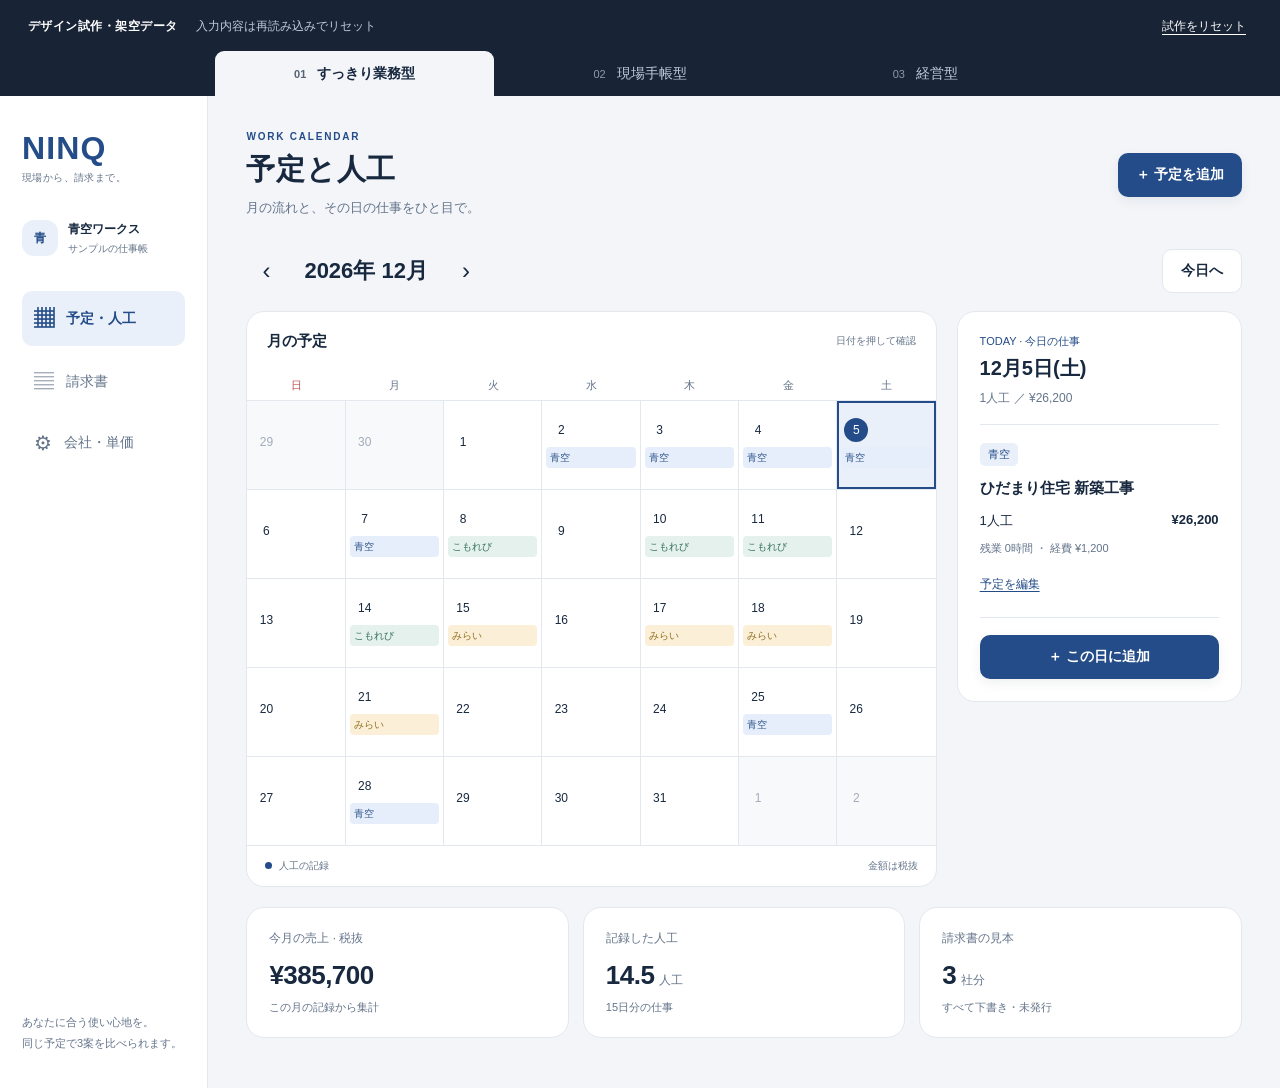
<file: design-preview/index.html>
<!doctype html>
<html lang="ja">
<head>
  <meta charset="utf-8"><meta name="viewport" content="width=device-width, initial-scale=1">
  <meta name="robots" content="noindex,nofollow"><title>NINQ｜デザインを試す</title>
  <link rel="stylesheet" href="./preview-v1.css">
  <script defer src="./preview-model-v1.js"></script><script defer src="./preview-v1.js"></script>
</head>
<body data-theme="business">
  <header class="preview-bar">
    <div class="preview-meta"><strong>デザイン試作・架空データ</strong><span>入力内容は再読み込みでリセット</span><button id="reset" class="text-button">試作をリセット</button></div>
    <div class="design-picker" role="group" aria-label="デザインの比較">
      <button data-theme-choice="business" aria-pressed="true"><span>01</span> すっきり業務型</button>
      <button data-theme-choice="notebook" aria-pressed="false"><span>02</span> 現場手帳型</button>
      <button data-theme-choice="dashboard" aria-pressed="false"><span>03</span> 経営型</button>
    </div>
  </header>
  <div class="app-shell">
    <aside class="sidebar"><a class="brand" href="./">NINQ<span>現場から、請求まで。</span></a><div class="workspace"><span class="avatar">青</span><div>青空ワークス<small>サンプルの仕事帳</small></div></div><nav aria-label="画面"><button data-page="schedule" aria-current="page"><span>▦</span> 予定・人工</button><button data-page="invoice"><span>▤</span> 請求書</button><button data-page="settings"><span>⚙</span> 会社・単価</button></nav><div class="sidebar-foot">あなたに合う使い心地を。<br>同じ予定で3案を比べられます。</div></aside>
    <main id="main">
      <header class="page-heading"><div><p class="eyebrow" id="theme-kicker">WORK CALENDAR</p><h1 id="page-title">予定と人工</h1><p id="design-description">月の流れと、その日の仕事をひと目で。</p></div><button class="primary" id="new-entry">＋ 予定を追加</button></header>
      <section id="schedule-view">
        <div class="month-toolbar"><div class="month-title"><button class="icon-button" data-month="-1" aria-label="前月">‹</button><h2 id="month-title"></h2><button class="icon-button" data-month="1" aria-label="次月">›</button></div><button id="today" class="secondary">今日へ</button></div>
        <div class="schedule-layout"><section class="metrics" id="metrics" aria-label="選択月の集計"></section><section class="calendar panel"><div class="panel-heading"><h2>月の予定</h2><span class="muted">日付を押して確認</span></div><div class="weekdays" aria-hidden="true"><span>日</span><span>月</span><span>火</span><span>水</span><span>木</span><span>金</span><span>土</span></div><div class="calendar-grid" id="calendar-grid" role="group" aria-label="月間カレンダー"></div><div class="calendar-legend"><i></i> 人工の記録 <span>金額は税抜</span></div></section><aside class="day-panel panel" id="day-panel"></aside></div>
      </section>
      <section id="invoice-view" hidden><div class="invoice-controls panel"><label>請求する会社<select id="invoice-company"></select></label><label>対象月<input id="invoice-month" type="month" required min="2000-01" max="2100-12"></label><span class="sample-pill">見本・発行されません</span></div><div id="invoice-body"></div></section>
      <section id="settings-view" hidden><div class="section-intro"><div><h2>取引会社と単価</h2><p>会社ごとに、いつもの単価を登録。</p></div><button class="primary" id="new-company">＋ 会社を登録</button></div><div class="company-list" id="company-list"></div><p class="settings-note">ここで登録する情報も試作専用です。実際の会社情報は入力せず、架空の名前でお試しください。</p></section>
    </main>
  </div>
  <dialog id="entry-dialog"><form id="entry-form"><div class="dialog-head"><div><p class="eyebrow">WORK RECORD</p><h2 id="entry-title">予定を追加</h2></div><button type="button" data-close="entry-dialog" class="icon-button" aria-label="閉じる">×</button></div><input type="hidden" name="id"><div class="form-grid"><label>日付<input name="date" type="date" required min="2000-01-01" max="2100-12-31"></label><label>会社<select name="companyId" required></select></label><label class="full">現場名<input name="site" required maxlength="80" placeholder="例：ひだまり住宅 新築工事"></label><label>人工<input name="qty" type="number" min="0" max="100" step="0.25" required><small>例：1日なら1、半日なら0.5</small></label><label>人工単価（円）<input name="rate" type="number" min="0" max="10000000" step="1" required></label></div><details id="entry-extras"><summary>残業・経費・メモ</summary><div class="form-grid"><label>残業時間（時間）<input name="otHours" type="number" min="0" max="24" step="0.25"></label><label>残業単価（円）<input name="otRate" type="number" min="0" max="1000000" step="1"></label><label class="full">経費合計（円）<input name="expense" type="number" min="0" max="10000000" step="1"><small>試作では交通費・材料費などの合計を入力</small></label><label class="full">メモ<textarea name="notes" rows="2" maxlength="300" placeholder="例：8時に現場集合"></textarea></label></div></details><div class="form-preview" id="entry-total" aria-live="polite"></div><div class="dialog-actions"><button type="button" id="delete-entry" class="danger" hidden>この予定を削除</button><button type="button" data-close="entry-dialog" class="secondary">キャンセル</button><button class="primary" type="submit">試作に保存</button></div><p class="dialog-note">この試作内だけに反映されます。</p></form></dialog>
  <dialog id="company-dialog"><form id="company-form"><div class="dialog-head"><div><p class="eyebrow">COMPANY</p><h2>会社を登録</h2></div><button type="button" data-close="company-dialog" class="icon-button" aria-label="閉じる">×</button></div><div class="form-grid"><label class="full">略名（カレンダー表示名）<input name="name" required maxlength="20" placeholder="例：青空"></label><label class="full">請求書正式名称<input name="official" required maxlength="80" placeholder="例：株式会社青空建設"></label><label>人工単価（円）<input name="rate" type="number" min="0" max="10000000" step="1" value="25000" required></label><label>残業単価（円）<input name="otRate" type="number" min="0" max="1000000" step="1" value="3500" required></label></div><div class="dialog-actions"><button type="button" data-close="company-dialog" class="secondary">キャンセル</button><button class="primary" type="submit">試作に登録</button></div><p class="dialog-note">架空の会社名でお試しください。</p></form></dialog>
  <dialog id="confirm-dialog" aria-labelledby="confirm-title"><h2 id="confirm-title">試作の操作を確認</h2><p id="confirm-message" style="margin-top:16px;line-height:1.8"></p><div class="dialog-actions"><button class="secondary" data-close="confirm-dialog">キャンセル</button><button class="primary" id="confirm-action">実行する</button></div></dialog>
  <div id="toast" role="status" aria-live="polite"></div>
</body></html>
</file>
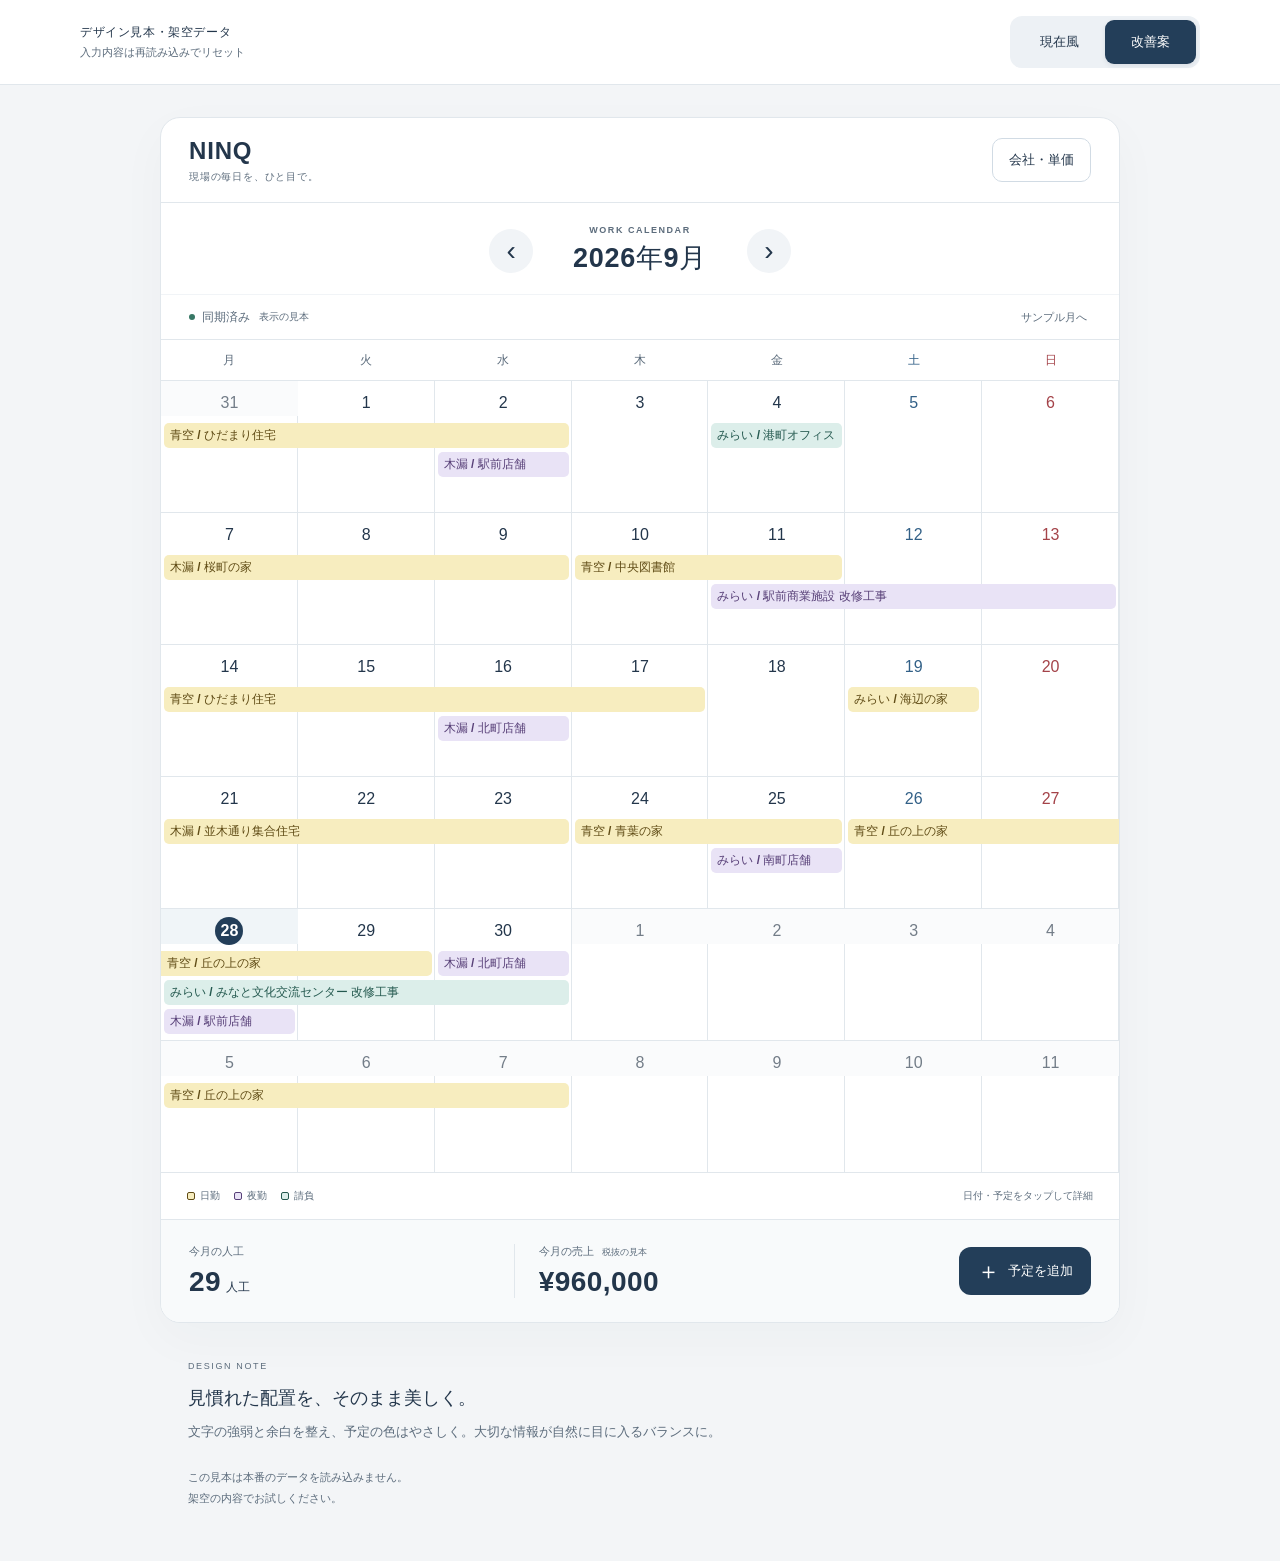
<file: visual-preview/index.html>
<!doctype html>
<html lang="ja">
<head>
  <meta charset="utf-8"><meta name="viewport" content="width=device-width,initial-scale=1">
  <meta name="robots" content="noindex,nofollow"><title>NINQ｜いつもの画面を、もっと見やすく</title>
  <link rel="stylesheet" href="./visual-v2.css">
  <script defer src="./visual-model-v1.js"></script><script defer src="./visual-v1.js"></script>
</head>
<body data-look="refined">
  <header class="preview"><div class="preview-inner"><div class="preview-copy"><strong>デザイン見本・架空データ</strong><span>入力内容は再読み込みでリセット</span></div><div class="switch" role="group" aria-label="見た目の比較"><button data-look="current" aria-pressed="false">現在風</button><button data-look="refined" aria-pressed="true">改善案</button></div></div></header>
  <main class="shell">
    <header class="app-header"><div class="brand">NINQ<span>現場の毎日を、ひと目で。</span></div><button id="companies" class="header-button">会社・単価</button></header>
    <section class="month-bar" aria-label="月の移動"><button class="icon" id="prev" aria-label="前月">‹</button><div><p class="eyebrow">WORK CALENDAR</p><h1 id="month-title"></h1></div><button class="icon" id="next" aria-label="次月">›</button></section>
    <div class="status"><span><i></i> 同期済み <small>表示の見本</small></span><button id="sample-month">サンプル月へ</button></div>
    <section class="calendar" aria-label="月間カレンダー"><div class="weekdays" aria-hidden="true"><span>月</span><span>火</span><span>水</span><span>木</span><span>金</span><span class="sat">土</span><span class="sun">日</span></div><div id="weeks"></div></section>
    <div class="calendar-foot"><div class="legend"><span><i class="day"></i>日勤</span><span><i class="night"></i>夜勤</span><span><i class="contract"></i>請負</span></div><span>日付・予定をタップして詳細</span></div>
    <footer class="summary"><div><span>今月の人工</span><strong id="total-qty"></strong></div><div><span>今月の売上 <small>税抜の見本</small></span><strong id="total-sales"></strong></div><button id="add" class="add" aria-label="予定を追加">＋<span>予定を追加</span></button></footer>
  </main>
  <aside class="design-note"><span class="note-number">DESIGN NOTE</span><h2 id="look-title">見慣れた配置を、そのまま美しく。</h2><p id="look-description">文字の強弱と余白を整え、予定の色はやさしく。大切な情報が自然に目に入るバランスに。</p><p class="privacy">この見本は本番のデータを読み込みません。<br>架空の内容でお試しください。</p></aside>
  <dialog id="day-dialog" aria-labelledby="day-title"><div class="dialog-head"><div><p class="eyebrow">DAILY RECORD</p><h2 id="day-title"></h2></div><button class="icon" data-close aria-label="閉じる">×</button></div><div id="day-entries"></div><button id="day-add" class="primary wide">＋ この日に予定を追加</button></dialog>
  <dialog id="entry-dialog" aria-labelledby="entry-title"><form id="entry-form"><div class="dialog-head"><div><p class="eyebrow">WORK RECORD</p><h2 id="entry-title">予定を追加</h2></div><button type="button" class="icon" data-close aria-label="閉じる">×</button></div><input type="hidden" name="id"><div class="fields"><label>開始日<input type="date" name="start" min="2000-01-01" max="2100-12-31" required></label><label>終了日<input type="date" name="end" min="2000-01-01" max="2100-12-31" required></label><label class="full">取引会社<select name="company" required></select><small>例：青空建設</small></label><label class="full">現場名<input name="site" placeholder="例：ひだまり住宅 新築工事" maxlength="80" required></label><label>勤務区分<select name="kind"><option value="day">日勤</option><option value="night">夜勤</option><option value="contract">請負</option></select></label><label>人工／日<input name="qty" type="number" min="0" max="100" step="0.25" required><small>例：1日なら1、半日なら0.5</small></label><label class="full">単価（円／日）<input name="rate" type="number" min="0" max="10000000" step="1" required placeholder="例：25000"><small>請負の場合は1日あたりの金額</small></label></div><details><summary>メモを追加</summary><label>メモ<textarea name="notes" rows="2" maxlength="300" placeholder="例：朝8時、正面入口に集合"></textarea></label></details><p class="form-error" id="entry-error" role="alert"></p><div class="actions"><button type="button" id="delete" class="danger">削除</button><button type="button" data-close class="secondary">キャンセル</button><button type="submit" class="primary">見本に反映</button></div><p class="hint">このページ内だけに反映。再読み込みで元に戻ります。</p></form></dialog>
  <dialog id="company-dialog" aria-labelledby="company-title"><div class="dialog-head"><div><p class="eyebrow">BUSINESS PARTNERS</p><h2 id="company-title">取引会社と単価</h2></div><button class="icon" data-close aria-label="閉じる">×</button></div><div id="company-list"></div><form id="company-form"><h3>新しい会社を登録</h3><div class="fields"><label class="full">出面表表示名<input name="name" required maxlength="60" placeholder="例：青空建設"></label><label class="full">略名（カレンダー表示名）<input name="short" required maxlength="16" placeholder="例：青空"></label><label class="full">請求書正式名称<input name="formal" required maxlength="100" placeholder="例：株式会社青空建設"></label><label>日勤単価（円）<input name="rate" type="number" min="0" max="10000000" step="1" required placeholder="例：25000"></label><label>夜勤単価（円）<input name="nightRate" type="number" min="0" max="10000000" step="1" required placeholder="例：30000"></label></div><button class="primary wide" type="submit">会社を見本に追加</button><p class="hint" id="company-message" role="status">実際の会社情報は入力しないでください。</p></form></dialog>
</body>
</html>
</file>
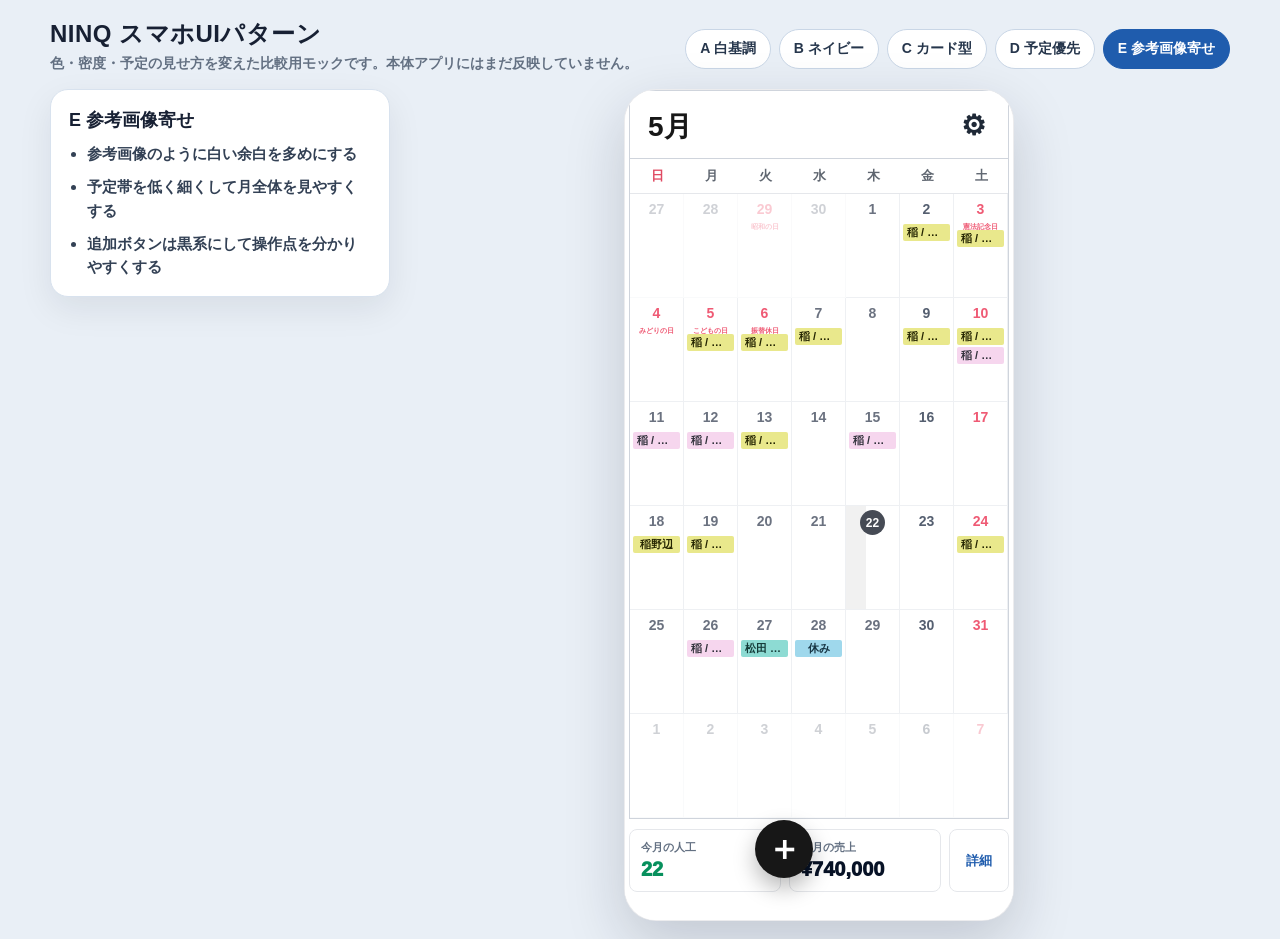
<file: mobile-ui-patterns.html>
<!DOCTYPE html>
<html lang="ja">
<head>
<meta charset="UTF-8">
<meta name="viewport" content="width=device-width,initial-scale=1,viewport-fit=cover">
<title>NINQ mobile UI patterns</title>
<style>
*{box-sizing:border-box;margin:0;padding:0}
:root{
  --navy:#173f73;--blue:#1f5cad;--line:#d8e2ee;--paper:#fff;--muted:#637082;
  --day:#f6ca45;--day-ink:#493300;--night:#7561c9;--sub:#30a66a;--red:#d94242;
}
body{min-height:100vh;background:#e9eff6;color:#172033;font-family:-apple-system,BlinkMacSystemFont,"Segoe UI","Hiragino Sans","Yu Gothic UI",sans-serif;padding:18px}
.page{max-width:1180px;margin:0 auto}
.head{display:flex;align-items:flex-end;justify-content:space-between;gap:16px;margin-bottom:16px}
.head h1{font-size:24px;letter-spacing:.02em}
.head p{margin-top:5px;color:var(--muted);font-size:14px;font-weight:700}
.tabs{display:flex;gap:8px;overflow:auto;padding-bottom:4px}
.tab{border:1px solid #c9d6e6;background:#fff;color:#26364c;border-radius:999px;padding:10px 14px;font-size:14px;font-weight:900;white-space:nowrap;cursor:pointer}
.tab.active{background:var(--blue);border-color:var(--blue);color:#fff}
.stage{display:grid;grid-template-columns:340px minmax(0,1fr);gap:18px;align-items:start}
.notes{background:#fff;border:1px solid var(--line);border-radius:18px;padding:18px;box-shadow:0 12px 34px rgba(15,23,42,.08)}
.notes h2{font-size:18px;margin-bottom:10px}
.notes ul{display:grid;gap:10px;padding-left:18px;color:#334155;font-size:15px;line-height:1.55;font-weight:700}
.phone-wrap{display:flex;justify-content:center}
.phone{width:min(100%,390px);min-height:820px;background:#fff;border-radius:32px;box-shadow:0 22px 60px rgba(15,23,42,.18);overflow:hidden;border:1px solid rgba(15,23,42,.08)}
.phone-inner{min-height:820px;background:var(--app-bg,#f2f6fb);padding-bottom:16px}
.top{background:var(--top-bg,var(--navy));color:#fff;padding:18px 16px 13px}
.top-row{display:flex;align-items:center;justify-content:space-between;gap:10px}
.brand{font-size:24px;font-weight:950;letter-spacing:.03em}
.version{font-size:11px;border:1px solid rgba(255,255,255,.38);border-radius:999px;padding:3px 8px;margin-left:5px}
.menu{width:42px;height:42px;border-radius:14px;border:1px solid rgba(255,255,255,.32);display:grid;place-items:center;font-size:24px;font-weight:900}
.subline{font-size:13px;opacity:.9;margin-top:5px;font-weight:750}
.month{display:grid;grid-template-columns:44px 1fr 44px;align-items:center;gap:10px;padding:12px 14px;background:var(--month-bg,#fff);border-bottom:1px solid var(--line)}
.navbtn{height:42px;border:none;border-radius:14px;background:var(--nav-btn,#e7f0ff);color:var(--blue);font-size:22px;font-weight:950}
.month strong{text-align:center;font-size:var(--month-size,24px);font-weight:950}
.calendar{display:grid;grid-template-columns:repeat(7,1fr);gap:var(--gap,5px);padding:10px 8px;background:var(--cal-bg,#fff)}
.dow{text-align:center;color:var(--muted);font-size:13px;font-weight:900;padding:4px 0}
.dow.sun{color:var(--red)}
.day{min-height:var(--day-h,94px);background:var(--cell-bg,#f8fbff);border:var(--cell-border,0);border-radius:var(--cell-radius,14px);padding:5px 4px;overflow:hidden;position:relative}
.day.other{opacity:.38}
.num{width:var(--num-size,31px);height:var(--num-size,31px);display:grid;place-items:center;margin:0 auto 3px;border-radius:999px;font-size:var(--num-font,18px);font-weight:900;color:#050b16}
.sun .num,.holiday .num{color:var(--red)}
.sat .num{color:#1753a3}
.today .num{background:var(--blue);color:#fff}
.holiday-name{display:block;text-align:center;font-size:8px;color:var(--red);font-weight:900;line-height:1;margin-top:-1px}
.events{display:grid;gap:3px}
.event{min-height:var(--event-h,18px);border-radius:var(--event-radius,6px);padding:2px 5px;font-size:var(--event-font,11px);line-height:1.12;font-weight:900;white-space:nowrap;overflow:hidden;text-overflow:ellipsis}
.event.day-e{background:var(--day);color:var(--day-ink)}
.event.night-e{background:var(--night);color:#fff}
.event.sub-e{background:var(--sub);color:#fff}
.event.muted{background:#e9eef5;color:#4b5563}
.summary{display:grid;grid-template-columns:1fr 1fr 72px;gap:8px;padding:10px 12px;background:var(--summary-bg,#f2f6fb)}
.card{background:#fff;border:1px solid var(--line);border-radius:14px;padding:10px 11px;min-height:55px}
.label{font-size:11px;color:var(--muted);font-weight:900}
.value{margin-top:3px;font-size:20px;font-weight:950;color:#071226}
.value.green{color:#07905d}
.detail{display:grid;place-items:center;color:var(--blue);font-size:13px;font-weight:950}
.selected-list{margin:10px 12px 0;background:#fff;border:1px solid var(--line);border-radius:18px;padding:13px;display:none}
.selected-list h3{font-size:17px;margin-bottom:9px}
.row{display:grid;grid-template-columns:8px minmax(0,1fr) 72px;gap:9px;align-items:center;border-top:1px solid #edf2f7;padding:10px 0}
.row:first-of-type{border-top:none}
.bar{width:8px;height:38px;border-radius:999px;background:var(--day)}
.bar.night{background:var(--night)}
.row-title{font-size:17px;font-weight:950;white-space:nowrap;overflow:hidden;text-overflow:ellipsis}
.row-sub{font-size:12px;color:var(--muted);font-weight:800;margin-top:3px}
.row-pay{text-align:right;font-size:13px;font-weight:950;color:#1d4e8f}
.fab{position:fixed;right:max(22px,calc((100vw - 390px)/2 + 22px));bottom:22px;width:58px;height:58px;border:none;border-radius:50%;background:var(--blue);color:#fff;font-size:34px;font-weight:600;box-shadow:0 14px 28px rgba(31,92,173,.28)}

.pattern-clean{--app-bg:#f5f8fc;--top-bg:#fff;--month-bg:#fff;--cal-bg:#fff;--cell-bg:#f8fafc;--top-text:#172033}
.pattern-clean .top{color:#172033;border-bottom:1px solid var(--line)}
.pattern-clean .menu{border-color:#cbd8e8;color:#1e4c86;background:#f4f8ff}
.pattern-clean .subline{color:#5d6b7d}
.pattern-clean .event{box-shadow:inset 0 -1px rgba(0,0,0,.06)}
.pattern-deep{--app-bg:#eef4fb;--top-bg:linear-gradient(180deg,#10386d,#0f2c53);--cell-bg:#fff;--cell-border:1px solid #e7eef7;--day-h:100px;--event-h:20px;--event-font:11.5px;--num-font:19px}
.pattern-deep .calendar{padding:10px;background:#eef4fb}
.pattern-deep .day{box-shadow:0 4px 12px rgba(15,23,42,.04)}
.pattern-cards{--app-bg:#eef2f7;--top-bg:#1f4f8c;--cal-bg:#eef2f7;--cell-bg:#fff;--cell-radius:9px;--cell-border:1px solid #dce5ef;--gap:4px;--day-h:102px;--event-radius:3px;--event-h:19px;--event-font:12px}
.pattern-cards .calendar{padding:8px}
.pattern-cards .event{padding-inline:4px}
.pattern-focus{--app-bg:#f4f7fb;--top-bg:#16467d;--day-h:70px;--event-h:17px;--event-font:10.5px;--num-font:17px;--num-size:28px}
.pattern-focus .calendar{padding-bottom:4px}
.pattern-focus .events .event:nth-child(n+2){display:none}
.pattern-focus .selected-list{display:block}
.pattern-focus .summary{grid-template-columns:1fr 1fr}
.pattern-focus .detail{display:none}
.pattern-ref{--app-bg:#fff;--top-bg:#fff;--month-bg:#fff;--cal-bg:#fff;--cell-bg:#fff;--cell-radius:0;--cell-border:0;--gap:0;--day-h:104px;--event-h:17px;--event-radius:2px;--event-font:11px;--num-font:14px;--num-size:22px;--summary-bg:#fff}
.pattern-ref .top{color:#171717;border:1px solid #cfd4dc;border-bottom:none;margin:0 4px;padding:17px 18px 6px}
.pattern-ref .brand{font-size:0}.pattern-ref .brand::before{content:'5月';font-size:28px;font-weight:850;letter-spacing:0}
.pattern-ref .version,.pattern-ref .subline{display:none}
.pattern-ref .menu{border:none;background:transparent;color:#1f2937;font-size:0;width:34px;height:34px}
.pattern-ref .menu::before{content:'⚙';font-size:28px;line-height:1}
.pattern-ref .month{margin:0 4px;padding:0 14px 6px;border-left:1px solid #cfd4dc;border-right:1px solid #cfd4dc;border-bottom:1px solid #cfd4dc;grid-template-columns:1fr}
.pattern-ref .month strong{display:none}
.pattern-ref .navbtn{display:none}
.pattern-ref .calendar{margin:0 4px;padding:0;border-left:1px solid #cfd4dc;border-right:1px solid #cfd4dc;border-bottom:1px solid #cfd4dc}
.pattern-ref .dow{font-size:13px;font-weight:700;color:#5f6670;padding:8px 0;border-bottom:1px solid #e5e7eb}
.pattern-ref .dow.sun{color:#e04b63}
.pattern-ref .day{border-right:1px solid #eef0f3;border-bottom:1px solid #eef0f3;padding:4px 2px;background:#fff}
.pattern-ref .day:nth-child(7n+1){border-right:1px solid #eef0f3}
.pattern-ref .day.other{opacity:.32}
.pattern-ref .num{margin:0 auto 4px;color:#6b7280;font-weight:650}
.pattern-ref .sun .num,.pattern-ref .holiday .num{color:#ef5a74}
.pattern-ref .sat .num{color:#555f70}
.pattern-ref .today{background:linear-gradient(90deg,#f1f1f1 0 38%,#fff 38% 100%)}
.pattern-ref .today .num{background:#464b55;color:#fff;width:25px;height:25px;font-size:12px}
.pattern-ref .holiday-name{font-size:7px;font-weight:700;color:#ef5a74}
.pattern-ref .events{gap:2px;align-items:center}
.pattern-ref .event{width:96%;margin:0 auto;padding:2px 4px;text-align:center;font-weight:800;box-shadow:none}
.pattern-ref .event.day-e{background:#e9e88c;color:#242400}
.pattern-ref .event.night-e{background:#f6d6ee;color:#30303a}
.pattern-ref .event.sub-e{background:#8ddbd3;color:#143b38}
.pattern-ref .event.muted{background:#9fd8ec;color:#173544}
.pattern-ref .summary{padding:10px 4px 12px;grid-template-columns:1fr 1fr 60px}
.pattern-ref .card{border-radius:8px;box-shadow:none;background:#fff;border-color:#e5e7eb}
.pattern-ref .fab{background:#171717;color:#fff;box-shadow:0 10px 22px rgba(0,0,0,.28)}
@media (max-width:820px){body{padding:10px}.head{display:block}.tabs{margin-top:12px}.stage{grid-template-columns:1fr}.notes{order:2}.phone{border-radius:24px}.fab{right:18px}}
</style>
</head>
<body>
<main class="page">
  <header class="head">
    <div>
      <h1>NINQ スマホUIパターン</h1>
      <p>色・密度・予定の見せ方を変えた比較用モックです。本体アプリにはまだ反映していません。</p>
    </div>
    <div class="tabs" role="tablist">
      <button class="tab active" data-pattern="clean">A 白基調</button>
      <button class="tab" data-pattern="deep">B ネイビー</button>
      <button class="tab" data-pattern="cards">C カード型</button>
      <button class="tab" data-pattern="focus">D 予定優先</button>
      <button class="tab" data-pattern="ref">E 参考画像寄せ</button>
    </div>
  </header>
  <section class="stage">
    <aside class="notes" id="notes"></aside>
    <div class="phone-wrap">
      <div class="phone">
        <div class="phone-inner pattern-ref" id="phone">
          <div class="top">
            <div class="top-row">
              <div><span class="brand">NINQ</span><span class="version">mock</span></div>
              <div class="menu">≡</div>
            </div>
            <div class="subline">2026年5月 ・ 予定148件</div>
          </div>
          <div class="month">
            <button class="navbtn">‹</button>
            <strong>2026年5月</strong>
            <button class="navbtn">›</button>
          </div>
          <div class="calendar" id="calendar"></div>
          <div class="selected-list">
            <h3>5月13日の予定</h3>
            <div class="row"><span class="bar"></span><div><div class="row-title">稲 / 麻布台ヒルズ</div><div class="row-sub">日勤 1人工 ・ 交通費 2,200円</div></div><div class="row-pay">¥32,200</div></div>
            <div class="row"><span class="bar night"></span><div><div class="row-title">稲 / 赤坂ガーデンシティ夜間</div><div class="row-sub">夜勤 1人工 ・ 駐車場 1,000円</div></div><div class="row-pay">¥41,000</div></div>
          </div>
          <div class="summary">
            <div class="card"><div class="label">今月の人工</div><div class="value green">22</div></div>
            <div class="card"><div class="label">今月の売上</div><div class="value">¥740,000</div></div>
            <div class="card detail">詳細</div>
          </div>
          <button class="fab">＋</button>
        </div>
      </div>
    </div>
  </section>
</main>
<script>
const days = [
  ['27','other'],['28','other'],['29','other holiday','昭和の日'],['30','other'],['1',''],['2','sat'],['3','sun holiday','憲法記念日'],
  ['4','sun holiday','みどりの日'],['5','holiday','こどもの日'],['6','holiday','振替休日'],['7',''],['8',''],['9','sat'],['10','sun'],
  ['11',''],['12',''],['13',''],['14',''],['15',''],['16','sat'],['17','sun'],
  ['18',''],['19',''],['20',''],['21',''],['22','today'],['23','sat'],['24','sun'],
  ['25',''],['26',''],['27',''],['28',''],['29',''],['30','sat'],['31','sun'],
  ['1','other'],['2','other'],['3','other'],['4','other'],['5','other'],['6','other sat'],['7','other sun']
];
const events = {
  5:[['稲 / 神南清水第一','day-e']],6:[['稲 / 赤坂ガーデンシティ','day-e']],8:[['稲 / 池尻MUTOビル','day-e']],9:[['稲 / 麻布台ヒルズ','day-e']],10:[['稲 / 公文横浜','day-e']],
  12:[['稲 / 麻布台ヒルズローダー','day-e']],13:[['稲 / 麻布台ヒルズ','day-e'],['稲 / 赤坂ガーデンシティ夜間','night-e']],14:[['稲 / 赤坂ガーデンシティ夜間','night-e']],15:[['稲 / 赤坂ガーデンシティ夜間','night-e']],16:[['稲 / 公文横浜','day-e']],
  18:[['稲 / 赤坂ガーデンシティ夜間','night-e']],21:[['稲野辺','day-e']],22:[['稲 / 神南清水第一','day-e']],27:[['稲 / 新宿百人町','day-e']],29:[['稲 / 天王洲シーフォート','night-e']],
  30:[['松田 / 神南清水','sub-e']],31:[['休み','muted']]
};
const notes = {
  clean:['白背景で圧迫感を減らす','文字は太すぎず、日付と予定帯の差を出す','今のNINQから一番移行しやすい'],
  deep:['ヘッダーと日付の存在感を強くする','白い日マスで予定帯の色が見えやすい','現場アプリらしい業務感が残る'],
  cards:['日マスをカード風にして区切りを明確にする','予定帯を四角めにして情報量を増やす','PC版との見え方を近づけやすい'],
  focus:['カレンダーは予定の有無確認に絞る','選択日の予定を下に大きく表示する','老眼対策として一番読みやすいが、一覧性は少し下がる'],
  ref:['参考画像のように白い余白を多めにする','予定帯を低く細くして月全体を見やすくする','追加ボタンは黒系にして操作点を分かりやすくする']
};
function renderCalendar(){
  const cal = document.getElementById('calendar');
  cal.innerHTML = ['日','月','火','水','木','金','土'].map((d,i)=>`<div class="dow ${i===0?'sun':''}">${d}</div>`).join('') +
    days.map(([num, cls, holiday], i)=>{
      const dayEvents = events[i] || [];
      return `<div class="day ${cls}"><div class="num">${num}</div>${holiday?`<span class="holiday-name">${holiday}</span>`:''}<div class="events">${dayEvents.map(([text,type])=>`<div class="event ${type}">${text}</div>`).join('')}</div></div>`;
    }).join('');
}
function setPattern(pattern){
  document.querySelectorAll('.tab').forEach(btn=>btn.classList.toggle('active',btn.dataset.pattern===pattern));
  const phone = document.getElementById('phone');
  phone.className = `phone-inner pattern-${pattern}`;
  document.getElementById('notes').innerHTML = `<h2>${document.querySelector(`[data-pattern="${pattern}"]`).textContent}</h2><ul>${notes[pattern].map(item=>`<li>${item}</li>`).join('')}</ul>`;
}
document.querySelectorAll('.tab').forEach(btn=>btn.addEventListener('click',()=>setPattern(btn.dataset.pattern)));
renderCalendar();
setPattern('ref');
</script>
</body>
</html>
</file>
<file: design-preview/preview-v1.css>
*{box-sizing:border-box} :root{--ink:#17283f;--muted:#64748a;--accent:#244c88;--soft:#eaf0f9;--bg:#f3f5f9;--paper:#fff;--line:#e3e8ef;--radius:18px;--display:inherit;font-family:-apple-system,BlinkMacSystemFont,'Segoe UI','Hiragino Sans','Yu Gothic UI',Meiryo,sans-serif;color:var(--ink);background:var(--bg);font-size:15px}body{margin:0;background:var(--bg)}button,input,select,textarea{font:inherit}button{cursor:pointer}button,a,input,select,textarea{touch-action:manipulation}button:focus-visible,a:focus-visible,input:focus-visible,select:focus-visible,textarea:focus-visible,summary:focus-visible{outline:3px solid #dc981f;outline-offset:3px}button{border:0}button:disabled{opacity:.4;cursor:default}[hidden]{display:none!important}h1,h2,h3,p{margin:0}h2{font-size:18px}button{transition:background .15s,box-shadow .15s}button:hover{filter:brightness(.96)}small,.muted{color:var(--muted)}.preview-bar{position:sticky;top:0;z-index:30;background:#182435;color:#fff;padding:12px 28px 0}.preview-meta{display:flex;align-items:center;gap:18px;font-size:12px;flex-wrap:wrap}.preview-meta strong{font-weight:650;letter-spacing:.04em}.preview-meta>span{color:#c0cbda}.text-button{background:transparent;color:inherit;text-decoration:underline;text-underline-offset:4px;padding:6px;margin-left:auto;font-size:12px}.design-picker{display:flex;gap:6px;max-width:850px;margin:10px auto 0}.design-picker button{background:transparent;color:#c0cbda;min-height:45px;padding:10px 18px;border-radius:9px 9px 0 0;flex:1;font-size:14px}.design-picker button span{font-size:11px;margin-right:7px;opacity:.7}.design-picker button[aria-pressed=true]{background:var(--bg);color:var(--ink);font-weight:700}.app-shell{display:grid;grid-template-columns:208px minmax(0,1fr);max-width:1600px;margin:auto;min-height:calc(100vh - 104px)}.sidebar{padding:34px 22px;background:var(--paper);border-right:1px solid var(--line);display:flex;flex-direction:column;gap:35px}.brand{color:var(--accent);font-size:32px;font-weight:900;letter-spacing:.035em;text-decoration:none}.brand span{display:block;color:var(--muted);font-size:10px;letter-spacing:.04em;font-weight:500;margin-top:4px}.workspace{display:flex;align-items:center;gap:10px;font-size:12px;font-weight:650}.workspace small{display:block;font-size:10px;margin-top:4px;font-weight:400}.avatar{display:grid;place-items:center;width:36px;height:36px;border-radius:12px;background:var(--soft);color:var(--accent)}nav{display:grid;gap:8px}nav button{display:flex;gap:12px;align-items:center;text-align:left;padding:14px 12px;border-radius:10px;background:transparent;color:var(--muted);font-size:14px}nav button[aria-current=page]{background:var(--soft);color:var(--accent);font-weight:700}nav button span{font-size:20px}.sidebar-foot{margin-top:auto;color:var(--muted);font-size:11px;line-height:1.9;padding-top:70px}main{min-width:0;padding:35px clamp(18px,3vw,46px) 50px}.page-heading{display:flex;align-items:center;justify-content:space-between;gap:20px;margin-bottom:30px}.eyebrow{font-size:10px;font-weight:750;color:var(--accent);letter-spacing:.18em;margin-bottom:8px}h1{font-size:29px;font-weight:750;letter-spacing:.025em;font-family:var(--display)}#design-description{font-size:13px;color:var(--muted);margin-top:8px;line-height:1.6}.primary,.secondary,.danger{display:inline-flex;align-items:center;justify-content:center;min-height:44px;padding:11px 18px;border-radius:10px;font-size:14px;font-weight:650;white-space:normal}.primary{background:var(--accent);color:#fff;box-shadow:0 4px 12px #14283c12}.secondary{background:var(--paper);color:var(--ink);border:1px solid var(--line)}.danger{background:#fff1ee;color:#a0382d}.month-toolbar{display:flex;justify-content:space-between;align-items:center;margin-bottom:18px}.month-title{display:flex;align-items:center;gap:18px}.month-title h2{font-size:22px}.icon-button{background:transparent;color:var(--ink);font-size:24px;min-width:40px;min-height:40px;border-radius:10px}.panel{background:var(--paper);border:1px solid var(--line);border-radius:var(--radius);overflow:hidden}.schedule-layout{display:grid;grid-template-columns:minmax(0,1fr) 285px;gap:20px;align-items:start}.metrics{grid-column:1/-1;grid-row:2;display:grid;grid-template-columns:repeat(3,minmax(0,1fr));gap:14px}.metric{padding:22px;background:var(--paper);border:1px solid var(--line);border-radius:var(--radius)}.metric p{font-size:12px;color:var(--muted);margin-bottom:13px}.metric strong{font-size:26px;letter-spacing:-.02em;font-variant-numeric:tabular-nums}.metric small{font-size:12px;margin-left:5px}.metric .metric-foot{display:block;margin:9px 0 0;font-size:11px}.panel-heading{padding:20px;display:flex;align-items:center;justify-content:space-between;gap:8px}.panel-heading h2{font-size:15px}.panel-heading span{font-size:10px}.weekdays,.calendar-grid{display:grid;grid-template-columns:repeat(7,minmax(0,1fr))}.weekdays{padding:7px 0;border-bottom:1px solid var(--line);color:var(--muted);font-size:11px;text-align:center}.weekdays span:first-child{color:#b75754}.calendar-grid .day{min-height:89px;padding:8px 4px;border-right:1px solid var(--line);border-bottom:1px solid var(--line);background:transparent;color:var(--ink);text-align:left;min-width:0;position:relative}.calendar-grid .day:nth-child(7n){border-right:0}.day .date-number{display:grid;place-items:center;width:24px;height:24px;font-size:12px;margin:0 0 5px 3px;border-radius:50%}.day.is-today .date-number{background:var(--accent);color:white}.day.selected{background:var(--soft);box-shadow:inset 0 0 0 2px var(--accent)}.day.outside{background:color-mix(in srgb,var(--bg),transparent 40%);color:#a1abb9}.day-label{display:block;font-size:10px;line-height:1.5;border-radius:4px;padding:3px 4px;background:#e7eefb;color:#30578b;overflow:hidden;white-space:nowrap;text-overflow:ellipsis;margin-bottom:3px}.tone-1{background:#e4f1ec;color:#38725f}.tone-2{background:#fbefd8;color:#927022}.day-more{font-size:10px;color:var(--muted);padding-left:4px}.calendar-legend{display:flex;gap:7px;align-items:center;font-size:10px;color:var(--muted);padding:13px 18px}.calendar-legend i{width:7px;height:7px;border-radius:50%;background:var(--accent)}.calendar-legend span{margin-left:auto}.day-panel{padding:22px}.day-heading{border-bottom:1px solid var(--line);padding-bottom:17px;margin-bottom:18px}.day-heading small{font-size:11px;color:var(--accent);display:block;margin-bottom:6px}.day-heading h2{font-size:20px}.day-total{margin-top:8px;font-size:12px;color:var(--muted)}.entry-card{padding:0 0 17px;margin-bottom:17px;border-bottom:1px solid var(--line)}.company-tag{display:inline-block;padding:4px 8px;border-radius:5px;font-size:11px;background:var(--soft);color:var(--accent);margin-bottom:10px}.entry-card h3{font-size:15px;line-height:1.6;overflow-wrap:anywhere}.entry-summary{display:flex;justify-content:space-between;gap:8px;margin-top:12px;font-size:13px}.entry-card .entry-note{font-size:11px;color:var(--muted);margin-top:10px;line-height:1.6;overflow-wrap:anywhere}.edit-button{margin-top:12px;color:var(--accent);background:transparent;font-size:12px;padding:7px 0;text-decoration:underline;text-underline-offset:3px}.day-panel>.primary{width:100%}.empty{padding:24px 4px;color:var(--muted);font-size:13px;line-height:1.9}.section-intro{display:flex;gap:18px;align-items:center;justify-content:space-between;margin:5px 0 22px}.section-intro p{font-size:13px;color:var(--muted);margin-top:8px}.company-list{display:grid;grid-template-columns:repeat(2,minmax(0,1fr));gap:18px}.company-card{padding:25px}.company-card h3{font-size:20px}.company-card>p{font-size:12px;color:var(--muted);margin-top:9px;overflow-wrap:anywhere}.company-rates{margin-top:24px;padding-top:18px;border-top:1px solid var(--line);display:flex;justify-content:space-between;gap:15px}.company-rates span{font-size:11px;color:var(--muted)}.company-rates strong{display:block;color:var(--ink);font-size:19px;margin-top:6px}.settings-note{font-size:12px;color:var(--muted);margin-top:24px;line-height:1.8}.invoice-controls{padding:18px;display:flex;align-items:end;gap:20px;flex-wrap:wrap;margin-bottom:24px}.invoice-controls label{flex:1;min-width:160px}.sample-pill{background:var(--soft);color:var(--accent);font-size:12px;padding:12px;border-radius:8px}.invoice-paper{background:#fff;color:#233047;border:1px solid var(--line);padding:clamp(20px,4vw,48px);max-width:880px;margin:auto;border-radius:4px;box-shadow:0 12px 30px #17283f08}.invoice-top{display:flex;justify-content:space-between;gap:20px;border-bottom:2px solid #243951;padding-bottom:24px}.invoice-top h2{font-size:25px;letter-spacing:.2em}.invoice-top p{font-size:12px;color:#657284;margin-top:10px}.invoice-watermark{color:#9a6540;font-size:14px;letter-spacing:.12em}.invoice-address{display:flex;justify-content:space-between;gap:25px;padding:30px 0;font-size:13px;line-height:1.9}.invoice-address strong{font-size:18px;overflow-wrap:anywhere}.invoice-address small{display:block}.invoice-amount{background:#f2f5f8;padding:20px;display:flex;align-items:center;justify-content:space-between;gap:14px;margin-bottom:24px;font-size:12px}.invoice-amount strong{font-size:28px;white-space:nowrap}.invoice-table-wrap{overflow-x:auto}.invoice-table{width:100%;border-collapse:collapse;font-size:12px}.invoice-table th{text-align:left;background:#f5f6f8;color:#58687b;font-weight:500}.invoice-table td,.invoice-table th{padding:12px 8px;border-bottom:1px solid #e5eaf0;overflow-wrap:anywhere}.invoice-table .money{text-align:right;white-space:nowrap}.invoice-table .date{white-space:nowrap;width:60px}.invoice-totals{margin:22px 0 0 auto;max-width:300px;font-size:13px}.invoice-totals div{display:flex;justify-content:space-between;padding:10px 0;gap:15px}.invoice-totals .grand{border-top:2px solid #243951;font-weight:700;font-size:17px}.invoice-note{margin-top:25px;color:#6b7788;font-size:11px;line-height:1.8}label{display:grid;gap:8px;font-size:13px;font-weight:650;min-width:0}input,select,textarea{width:100%;min-width:0;background:var(--paper);border:1px solid #ccd5df;border-radius:9px;min-height:46px;padding:11px;color:var(--ink);font-size:16px}input::placeholder,textarea::placeholder{color:#8b97a4;font-size:13px}label small{font-size:11px;font-weight:400}dialog{border:1px solid var(--line);border-radius:22px;padding:26px;width:min(560px,calc(100% - 28px));max-height:90dvh;overflow:auto;color:var(--ink);background:var(--paper)}dialog::backdrop{background:#14233577;backdrop-filter:blur(3px)}.dialog-head{display:flex;align-items:center;justify-content:space-between;margin-bottom:24px;gap:16px}.dialog-head h2{font-size:23px}.form-grid{display:grid;grid-template-columns:repeat(2,minmax(0,1fr));gap:20px 16px}.full{grid-column:1/-1}details{margin:24px 0;border-top:1px solid var(--line);padding-top:18px}summary{cursor:pointer;color:var(--accent);font-size:14px;font-weight:650;min-height:35px}details .form-grid{margin-top:14px}.form-preview{padding:16px;background:var(--soft);color:var(--accent);border-radius:10px;font-size:14px;margin-bottom:20px}.dialog-actions{display:flex;justify-content:flex-end;flex-wrap:wrap;gap:9px;margin-top:26px}.dialog-actions .danger{margin-right:auto}.dialog-note{font-size:11px;color:var(--muted);text-align:center;margin-top:14px}#toast{position:fixed;bottom:24px;left:50%;transform:translateX(-50%);background:#142335;color:#fff;z-index:60;border-radius:12px;font-size:13px;padding:13px 20px;max-width:90vw;box-shadow:0 8px 20px #0002}#toast:empty{display:none}
/* Each concept changes the hierarchy as well as the palette. */
body[data-theme=notebook]{--ink:#263e32;--muted:#737b6e;--accent:#335d48;--soft:#e7eddf;--bg:#f4f1e8;--paper:#fffdf7;--line:#e0ded1;--radius:9px;--display:Georgia,'Yu Mincho',serif}.notebook-accent{display:none}body[data-theme=notebook] .sidebar{background:#eaeadd}body[data-theme=notebook] h1{font-size:33px}body[data-theme=notebook] .schedule-layout{grid-template-columns:minmax(270px,.8fr) minmax(0,1.35fr)}body[data-theme=notebook] .day-panel{grid-column:1;grid-row:1;border-top:5px solid var(--accent);padding:27px}body[data-theme=notebook] .calendar{grid-column:2;grid-row:1}body[data-theme=notebook] .day-heading h2{font-size:27px;font-family:var(--display)}body[data-theme=notebook] .entry-card h3{font-size:18px}body[data-theme=notebook] .day-panel>.primary{min-height:52px;font-size:16px}body[data-theme=notebook] .metric{background:transparent;border-style:dashed}body[data-theme=notebook] .day{min-height:95px}body[data-theme=dashboard]{--accent:#087f83;--soft:#e2f3f1;--bg:#f0f4f6;--ink:#172c3a;--line:#dde6eb;--radius:14px}body[data-theme=dashboard] .sidebar{background:#152b3c;color:#fff;border:0}body[data-theme=dashboard] .brand,body[data-theme=dashboard] .brand span,body[data-theme=dashboard] .workspace small{color:#c8e4e7}body[data-theme=dashboard] nav button{color:#b6c7d5}body[data-theme=dashboard] nav button[aria-current=page]{background:#274758;color:#fff}body[data-theme=dashboard] .sidebar-foot{color:#a4bac8}body[data-theme=dashboard] .metrics{grid-row:1}body[data-theme=dashboard] .metric:first-child{background:#152b3c;color:#fff;border:0}body[data-theme=dashboard] .metric:first-child p,body[data-theme=dashboard] .metric:first-child small{color:#c0d7dc}body[data-theme=dashboard] .metric strong{font-size:32px}body[data-theme=dashboard] .calendar,body[data-theme=dashboard] .day-panel{grid-row:2}
@media(max-width:1150px){.app-shell{grid-template-columns:175px minmax(0,1fr)}.sidebar{padding:30px 15px}.schedule-layout{grid-template-columns:minmax(0,1fr) 245px;gap:14px}.day-panel{padding:18px}.day-label{font-size:9px}main{padding:28px 20px}.page-heading{gap:12px}.page-heading .primary{padding:10px 12px}body[data-theme=notebook] .schedule-layout{grid-template-columns:minmax(225px,.8fr) minmax(0,1fr)}}
@media(max-width:950px){.app-shell{grid-template-columns:1fr}.sidebar{padding:14px 22px;flex-direction:row;align-items:center;gap:20px;border-right:0;border-bottom:1px solid var(--line)}.brand{font-size:25px}.brand span,.workspace,.sidebar-foot{display:none}nav{display:flex;margin-left:auto;gap:4px}nav button{padding:10px;font-size:12px;gap:7px}nav button span{font-size:17px}.schedule-layout{grid-template-columns:minmax(0,1fr) 260px}.page-heading{margin-bottom:24px}main{padding:25px 22px 45px}}
@media(max-width:650px){.preview-bar{padding:8px 10px 0}.preview-meta{gap:2px 10px;font-size:10px}.preview-meta strong{font-size:10px}.preview-meta>span{order:3;flex-basis:100%;font-size:10px;padding-bottom:3px}.text-button{font-size:10px;padding:4px}.design-picker{gap:3px;margin-top:6px}.design-picker button{padding:9px 3px;min-height:44px;font-size:11px}.design-picker button span{display:block;margin:0 0 2px;font-size:9px}.sidebar{padding:10px 14px;gap:10px}.brand{font-size:23px}nav{gap:0}nav button{font-size:10px;padding:9px 7px;display:grid;gap:1px;justify-items:center}nav button span{font-size:17px}main{padding:22px 14px 34px}.page-heading{gap:10px;align-items:start;margin-bottom:24px}h1{font-size:24px}.eyebrow{font-size:9px;margin-bottom:6px}#design-description{font-size:11px;max-width:220px}.page-heading>.primary{font-size:12px;min-height:44px;max-width:132px;padding:10px}.month-title{gap:5px}.month-title h2{font-size:20px}.month-toolbar{margin-bottom:12px}.month-toolbar .secondary{font-size:12px;min-height:38px;padding:8px 12px}.schedule-layout,body[data-theme=notebook] .schedule-layout{display:flex;flex-direction:column;gap:15px}.calendar,.day-panel,.metrics{width:100%;min-width:0}.calendar{order:1}.day-panel{order:2}.metrics{order:3;gap:7px}.metric{padding:14px 9px;border-radius:10px}.metric p{font-size:10px;margin-bottom:9px}.metric strong,body[data-theme=dashboard] .metric strong{font-size:18px}.metric small{font-size:10px;margin-left:2px}.metric .metric-foot{font-size:9px;line-height:1.5}.panel-heading{padding:15px}.panel-heading h2{font-size:14px}.panel-heading span{font-size:9px}.calendar-grid .day,body[data-theme=notebook] .day{min-height:76px;padding:6px 2px}.day .date-number{margin-left:2px;width:23px;height:23px;font-size:11px}.day-label{font-size:9px;padding:3px 2px}.calendar-legend{padding:11px;font-size:9px}.day-panel{padding:20px}.day-heading{display:flex;flex-wrap:wrap;align-items:center;gap:8px;justify-content:space-between}.day-heading small{width:100%;margin:0}.day-heading h2{font-size:20px}.day-total{margin:0}.entry-card h3{font-size:16px}.entry-summary{font-size:14px}.company-list{grid-template-columns:1fr}.section-intro{align-items:start;gap:10px}.section-intro h2{font-size:17px}.section-intro p{font-size:11px;line-height:1.6}.section-intro>.primary{font-size:12px;padding:10px 13px;flex-shrink:0}.company-card{padding:22px}.invoice-controls{gap:16px;padding:16px}.invoice-controls label{min-width:100%;font-size:12px}.sample-pill{font-size:11px}.invoice-paper{padding:20px 14px}.invoice-top h2{font-size:21px}.invoice-top p{font-size:10px}.invoice-watermark{font-size:11px}.invoice-address{padding:24px 0;gap:15px;flex-direction:column}.invoice-address strong{font-size:17px}.invoice-address>div:last-child{text-align:right}.invoice-amount{padding:14px;font-size:11px}.invoice-amount strong{font-size:23px}.invoice-table{font-size:10px}.invoice-table td,.invoice-table th{padding:10px 4px}.invoice-table .date{width:40px}.invoice-note{font-size:10px}dialog{padding:21px 18px;max-height:92dvh}.form-grid{gap:17px 12px}.dialog-head h2{font-size:21px}.dialog-actions>.primary{flex:1}.dialog-actions .danger{width:100%;margin-bottom:5px}#toast{font-size:12px;bottom:16px;width:max-content;text-align:center}body[data-theme=notebook] .day-panel{order:0;padding:22px}body[data-theme=notebook] .calendar{order:2}body[data-theme=notebook] .metrics{order:3}body[data-theme=notebook] h1{font-size:27px}body[data-theme=dashboard] .metrics{order:0}body[data-theme=dashboard] .calendar{order:1}body[data-theme=dashboard] .day-panel{order:2}}
@media(prefers-reduced-motion:reduce){*{transition:none!important}}@media print{.preview-bar,.sidebar,.page-heading,.invoice-controls,#toast,dialog{display:none!important}.app-shell{display:block}main{padding:0}.invoice-paper{box-shadow:none;border:0}.invoice-table tr{break-inside:avoid}.invoice-table thead{display:table-header-group}}

@media(max-width:650px){.page-heading{display:grid;grid-template-columns:1fr;gap:14px}.page-heading>.primary{justify-self:start;max-width:none;min-width:145px}#design-description{max-width:none}}

.day-panel{scroll-margin-top:120px}
</file>
<file: visual-preview/visual-v2.css>
:root{color-scheme:light;--ink:#23364b;--muted:#5c6c7c;--navy:#233e59;--bg:#f3f5f7;--line:#e1e7ec;--day:#f7edbf;--day-ink:#604c16;--night:#e9e3f6;--night-ink:#584078;--contract:#dceeea;--contract-ink:#24594f;--radius:16px;font-family:-apple-system,BlinkMacSystemFont,'Segoe UI','Hiragino Sans','Yu Gothic UI',sans-serif;color:var(--ink);background:var(--bg);font-synthesis:none}
*{box-sizing:border-box}body{margin:0}button,input,select,textarea{font:inherit}button{cursor:pointer}button:focus-visible,input:focus-visible,select:focus-visible,textarea:focus-visible,summary:focus-visible{outline:3px solid #326dc6;outline-offset:3px}button{color:inherit;border:0;background:none;min-height:44px}button:disabled{opacity:.4;cursor:default}button:hover{filter:brightness(.96)}[hidden]{display:none!important}.preview{background:#fff;border-bottom:1px solid var(--line);padding:16px 24px}.preview-inner{max-width:1120px;margin:auto;display:flex;align-items:center;justify-content:space-between;gap:16px}.preview-copy strong{font-size:12px;font-weight:600;display:block;letter-spacing:.05em}.preview-copy span{font-size:11px;color:var(--muted);display:block;margin-top:4px}.switch{display:flex;padding:4px;background:#edf1f5;border-radius:12px;flex-shrink:0}.switch button{padding:0 26px;font-size:13px;font-weight:600;border-radius:9px;min-height:44px}.switch button[aria-pressed=true]{background:var(--navy);color:white;box-shadow:0 2px 5px #23364b18}.shell{max-width:960px;margin:32px auto 0;background:#fff;border:1px solid var(--line);border-radius:20px;overflow:hidden;box-shadow:0 16px 50px #23364b08}.app-header{padding:20px 28px;display:flex;align-items:center;justify-content:space-between;border-bottom:1px solid var(--line)}.brand{font-size:24px;letter-spacing:.035em;font-weight:750;line-height:1}.brand span{display:block;color:var(--muted);font-size:10px;letter-spacing:.08em;font-weight:400;margin-top:9px}.header-button{border:1px solid #d1dbe4;border-radius:10px;padding:0 16px;font-size:13px;font-weight:600}.month-bar{display:flex;align-items:center;justify-content:center;gap:40px;padding:22px 20px 18px;text-align:center}.eyebrow{color:var(--muted);font-size:9px;letter-spacing:.17em;margin:0 0 6px;font-weight:600}h1{font-size:27px;font-weight:650;letter-spacing:.025em;line-height:1.3;margin:0}h2{font-size:22px;font-weight:650;line-height:1.5;margin:0}h3{font-size:16px;font-weight:600}.icon{width:44px;height:44px;min-width:44px;border-radius:50%;background:#f1f4f7;font-size:28px;font-weight:400;display:inline-grid;place-items:center}.status{display:flex;align-items:center;justify-content:space-between;padding:0 28px;font-size:12px;color:var(--muted);min-height:44px;border-top:1px solid #f1f4f7;border-bottom:1px solid var(--line)}.status>span{display:flex;align-items:center;gap:7px}.status i{width:6px;height:6px;background:#377765;border-radius:50%}.status small{font-size:10px;color:var(--muted);margin-left:2px}.status button{font-size:11px;color:var(--muted);padding:0 4px}.weekdays{display:grid;grid-template-columns:repeat(7,minmax(0,1fr));height:40px;align-items:center;text-align:center;font-size:12px;color:var(--muted);font-weight:500}.sat{color:#326087}.sun{color:#a44349}.week{position:relative;border-top:1px solid var(--line);min-height:132px}.dates{position:absolute;inset:0;display:grid;grid-template-columns:repeat(7,minmax(0,1fr))}.date{position:relative;display:flex;align-items:flex-start;justify-content:center;border-right:1px solid var(--line);padding:8px 0;font-size:16px;font-weight:500;min-width:0;border-radius:0}.date:last-child{border-right:0}.date span{width:28px;height:28px;display:grid;place-items:center;border-radius:50%}.date.outside{color:#737d88;background:#fafbfc}.date.today{background:#f0f5f8}.date.today span{background:var(--navy);color:#fff;font-weight:600}.events{position:relative;display:grid;grid-template-columns:repeat(7,minmax(0,1fr));grid-auto-rows:25px;gap:4px 0;margin:42px 0 9px;pointer-events:none}.event{align-self:stretch;min-height:0;border-radius:5px;background:var(--day);color:var(--day-ink);margin:0 3px;padding:0 6px;min-width:0;font-size:12px;line-height:25px;font-weight:600;pointer-events:auto;text-align:left;white-space:nowrap;overflow:hidden;text-overflow:ellipsis}.event.night{background:var(--night);color:var(--night-ink)}.event.contract{background:var(--contract);color:var(--contract-ink)}.event.before{border-top-left-radius:0;border-bottom-left-radius:0;margin-left:0}.event.after{border-top-right-radius:0;border-bottom-right-radius:0;margin-right:0}.calendar-foot{display:flex;justify-content:space-between;align-items:center;gap:12px;padding:16px 26px;color:var(--muted);font-size:10px;border-top:1px solid var(--line)}.legend{display:flex;gap:14px}.legend span{display:flex;align-items:center;gap:5px}.legend i{width:8px;height:8px;background:var(--day);border:1px solid var(--day-ink);border-radius:2px}.legend i.night{background:var(--night);border-color:var(--night-ink)}.legend i.contract{background:var(--contract);border-color:var(--contract-ink)}.summary{display:grid;grid-template-columns:1fr 1.4fr auto;align-items:center;gap:24px;padding:24px 28px;background:#f8fafb;border-top:1px solid var(--line)}.summary>div{display:flex;flex-direction:column;gap:7px}.summary>div+div{border-left:1px solid var(--line);padding-left:24px}.summary span{font-size:11px;color:var(--muted)}.summary small{font-size:9px;font-weight:400;margin-left:5px}.summary strong{font-size:28px;font-weight:650;letter-spacing:.015em;white-space:nowrap;font-variant-numeric:tabular-nums}.summary strong small{font-size:12px;margin-left:5px}.add{border-radius:12px;background:var(--navy);color:#fff;height:48px;padding:0 18px;display:flex;gap:8px;align-items:center;font-size:23px}.add span{color:#fff;font-size:13px;font-weight:500}.design-note{max-width:960px;margin:32px auto 52px;padding:0 28px}.note-number{font-size:9px;letter-spacing:.18em;color:var(--muted)}.design-note h2{font-size:18px;margin-top:12px}.design-note p{font-size:13px;line-height:1.9;color:var(--muted);margin:8px 0}.design-note .privacy{font-size:11px;margin-top:22px}.primary{background:var(--navy);color:#fff;border-radius:10px;padding:10px 18px;font-size:14px;font-weight:600}.secondary{border:1px solid #cbd5df;border-radius:10px;padding:10px 16px;font-size:14px}.danger{color:#a3303c;font-size:13px;padding:10px 14px}.wide{width:100%;margin-top:18px}.dialog-head{display:flex;justify-content:space-between;gap:12px;align-items:center;margin-bottom:24px}dialog{border:1px solid var(--line);border-radius:20px;padding:28px;width:min(560px,calc(100% - 24px));max-height:calc(100dvh - 32px);color:var(--ink);background:#fff;overflow:auto;box-shadow:0 20px 90px #142f4933}dialog::backdrop{background:#142f495c;backdrop-filter:blur(3px)}.fields{display:grid;grid-template-columns:repeat(2,minmax(0,1fr));gap:18px 14px}.full{grid-column:1/-1}label{display:flex;flex-direction:column;font-size:12px;font-weight:600;gap:8px;min-width:0}input,select,textarea{width:100%;min-width:0;max-width:100%;border:1px solid #c8d3dd;border-radius:10px;color:var(--ink);background:#fff;min-height:48px;padding:11px 12px;font-size:16px}input::placeholder,textarea::placeholder{color:#68798a;opacity:1}label small{font-size:11px;font-weight:400;line-height:1.5;color:var(--muted)}details{border-top:1px solid var(--line);margin-top:24px;padding-top:6px}summary{min-height:44px;cursor:pointer;font-size:13px;padding:12px 0;color:var(--muted)}.actions{display:flex;justify-content:flex-end;gap:8px;flex-wrap:wrap;margin-top:22px}.actions .danger{margin-right:auto}.hint{font-size:11px;color:var(--muted);line-height:1.6;margin:14px 0 0}.form-error{color:#a3303c;font-size:12px}.record{padding:16px 0;border-bottom:1px solid var(--line)}.record-top{display:flex;justify-content:space-between;align-items:center;gap:10px}.record h3{margin:8px 0;overflow-wrap:anywhere;line-height:1.6}.record p{font-size:12px;line-height:1.7;color:var(--muted);margin:4px 0;overflow-wrap:anywhere}.record button{min-width:60px;border:1px solid #cbd5df;border-radius:9px;font-size:12px}.badge{font-size:11px;display:inline-block;background:var(--day);color:var(--day-ink);padding:4px 8px;border-radius:5px}.badge.night{background:var(--night);color:var(--night-ink)}.badge.contract{background:var(--contract);color:var(--contract-ink)}
body[data-look=current]{--ink:#1f2937;--muted:#5b6473;--navy:#1a4fa0;--bg:#eef3f8;--line:#d7e0ea;--day:#eeee91;--day-ink:#303526;--night:#9180ce;--night-ink:#fff;--contract:#91d5c7;--contract-ink:#163e39}body[data-look=current] .app-header{background:linear-gradient(#1d579f,#18457f);color:white}body[data-look=current] .brand span{color:#fff}body[data-look=current] .header-button{border-color:#ffffff60;background:#ffffff14;color:#fff}body[data-look=current] h1{font-size:30px;font-weight:800}body[data-look=current] .date{font-size:21px;font-weight:750}body[data-look=current] .event{font-size:14px;font-weight:800;border-radius:3px}body[data-look=current] .status{background:#edf6ff}body[data-look=current] .summary strong{font-weight:800}body[data-look=current] .summary>div{background:#fff;padding:12px;border:1px solid var(--line);border-radius:14px}body[data-look=current] .summary{gap:8px;padding:12px}body[data-look=current] .add{background:#15191d;border-radius:50%;width:54px;height:54px;padding:0;justify-content:center;font-size:36px}body[data-look=current] .add span{display:none}body[data-look=current] .weekdays{font-size:17px;font-weight:700}
@media(max-width:620px){.preview{padding:12px 14px}.preview-inner{flex-direction:column;gap:10px}.preview-copy{width:100%;display:flex;justify-content:space-between;align-items:center;gap:10px}.preview-copy strong{font-size:10px;letter-spacing:0}.preview-copy span{font-size:9px;margin:0;text-align:right}.switch{width:100%;padding:3px}.switch button{width:50%;min-height:44px}.shell{margin:0;border:0;border-radius:0;box-shadow:none}.app-header{padding:16px 18px}.brand{font-size:22px}.brand span{font-size:9px;margin-top:7px}.header-button{font-size:12px;padding:0 12px}.month-bar{gap:32px;padding:18px 14px 14px}h1{font-size:24px}.eyebrow{font-size:8px}.status{padding:0 16px;font-size:11px}.status small{font-size:9px}.status button{font-size:10px}.weekdays{height:34px;font-size:11px}.week{min-height:109px}.date{font-size:15px;padding:6px 0}.date span{width:25px;height:25px}.events{margin-top:35px;grid-auto-rows:21px;gap:3px 0}.event{font-size:11px;line-height:21px;padding:0 4px;margin:0 2px;border-radius:4px;letter-spacing:-.02em}.calendar-foot{padding:13px 14px;font-size:9px;gap:4px}.legend{gap:10px}.legend i{width:7px;height:7px}.summary{gap:12px;padding:18px 16px;grid-template-columns:.85fr 1.5fr 44px}.summary>div{gap:8px}.summary>div+div{padding-left:14px}.summary span{font-size:10px}.summary span small{display:block;font-size:9px;margin:4px 0 0}.summary strong{font-size:23px;letter-spacing:0}.summary strong small{font-size:11px}.add{width:44px;height:44px;padding:0;justify-content:center;border-radius:12px;font-size:27px}.add span{display:none}.design-note{padding:0 18px;margin:26px auto 36px}.design-note h2{font-size:17px}.design-note p{font-size:12px}dialog{padding:22px 18px;border-radius:16px}.dialog-head{margin-bottom:20px}h2{font-size:20px}.fields{gap:18px 10px}input,select,textarea{padding:11px 9px}label{font-size:11px}body[data-look=current] h1{font-size:27px}body[data-look=current] .summary strong{font-size:21px}body[data-look=current] .summary>div{padding:10px 8px}body[data-look=current] .summary{grid-template-columns:.85fr 1.5fr 44px}body[data-look=current] .add{width:44px;height:44px}body[data-look=current] .event{font-size:12px}body[data-look=current] .date{font-size:19px}}
@media(prefers-reduced-motion:no-preference){dialog[open]{animation:appear .15s ease-out}@keyframes appear{from{opacity:0;transform:translateY(8px)}to{opacity:1;transform:translateY(0)}}}
/* Keep date targets above the event bands: tapping a date must open that day's list. */
.dates{pointer-events:none;background:repeating-linear-gradient(to right,transparent 0,transparent calc(100% / 7 - 1px),var(--line) calc(100% / 7 - 1px),var(--line) calc(100% / 7))}
.date{pointer-events:auto;height:35px;min-height:35px;align-self:start;border-right:0}
</file>
